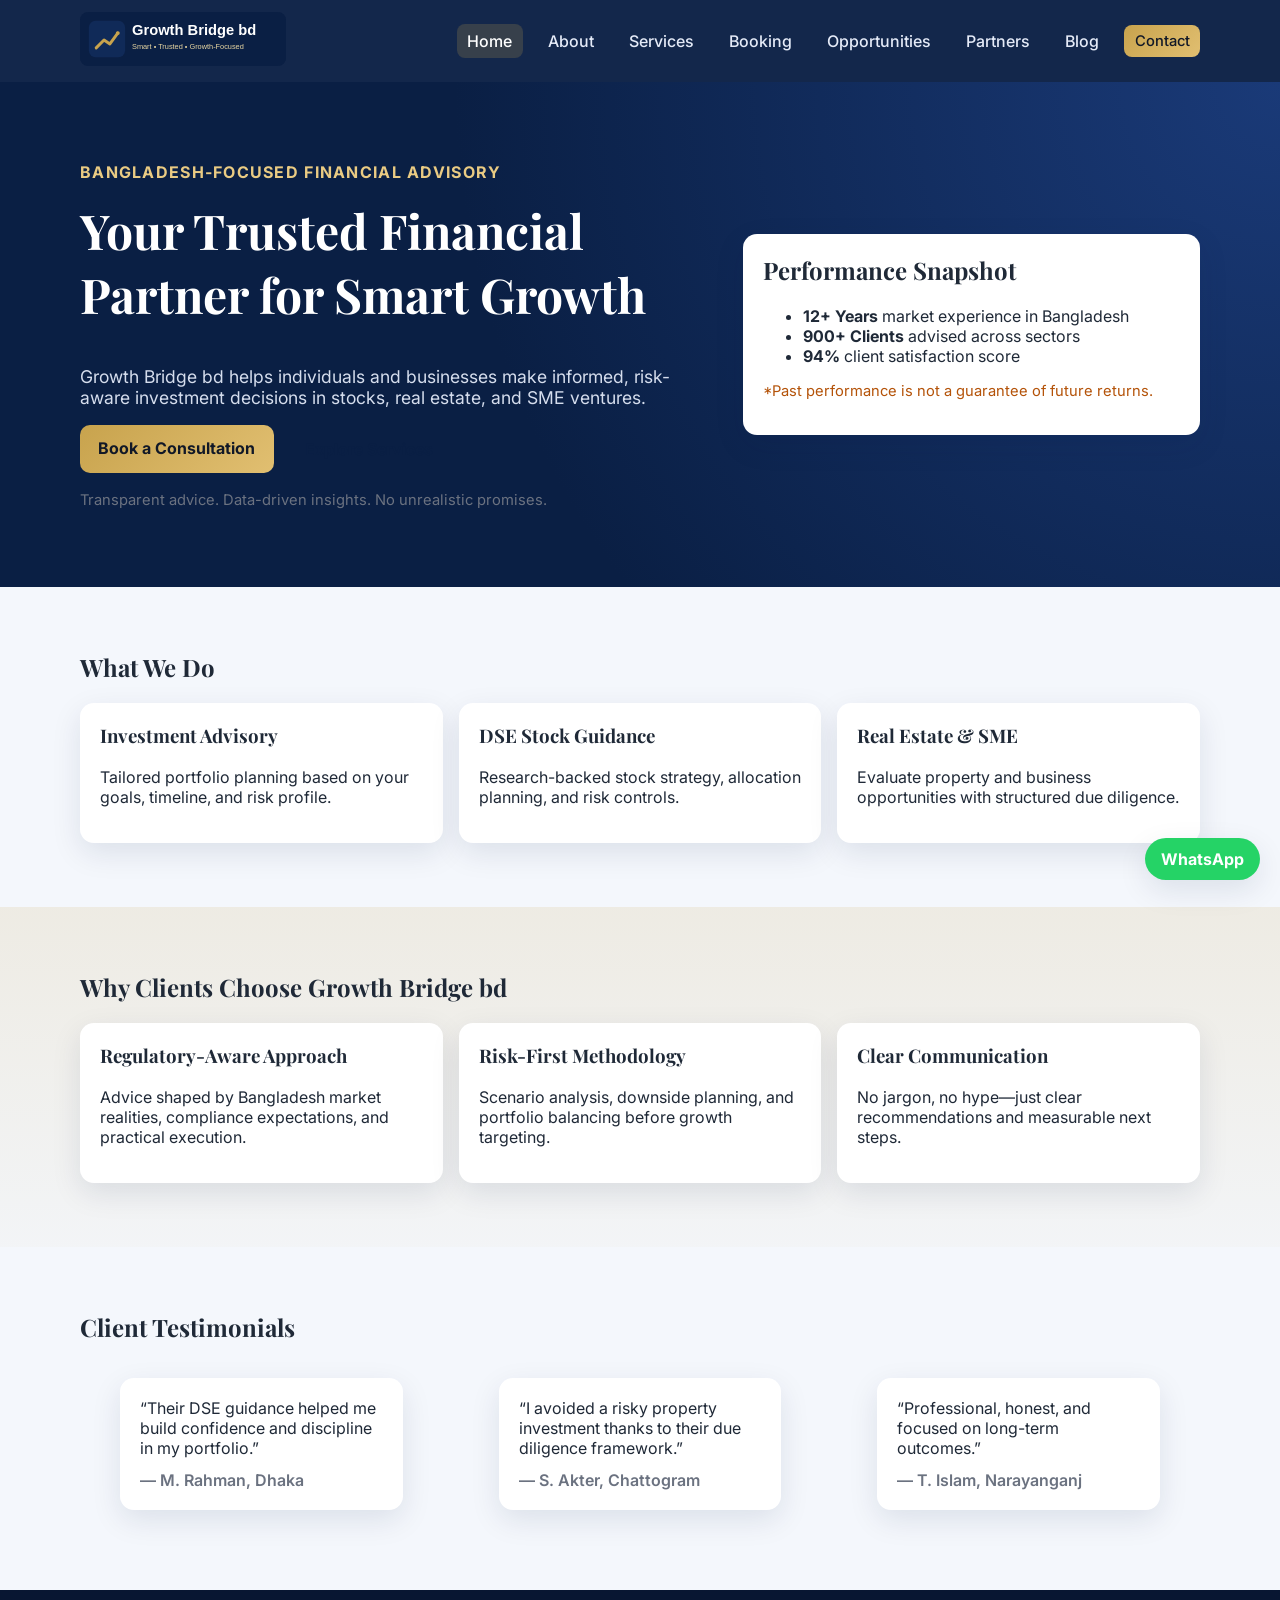
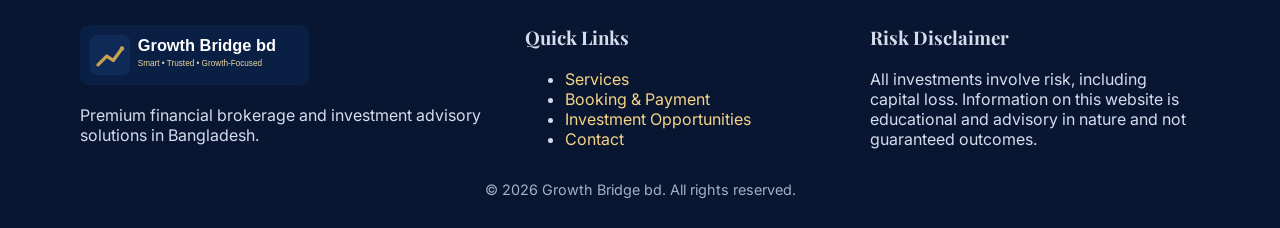
<file: index.html>
<!DOCTYPE html>
<html lang="en">
<head>
  <meta charset="UTF-8" />
  <meta name="viewport" content="width=device-width, initial-scale=1.0" />
  <meta name="description" content="Growth Bridge bd provides trusted investment advisory services in Bangladesh across DSE stocks, real estate, and business ventures." />
  <meta name="keywords" content="Bangladesh investment advisory, DSE guidance, real estate investment Bangladesh, SME investment" />
  <meta name="author" content="Growth Bridge bd" />
  <title>Growth Bridge bd | Trusted Financial Advisory in Bangladesh</title>
  <link rel="icon" type="image/svg+xml" href="assets/favicon.svg" />
  <link rel="preconnect" href="https://fonts.googleapis.com" />
  <link rel="preconnect" href="https://fonts.gstatic.com" crossorigin />
  <link href="https://fonts.googleapis.com/css2?family=Inter:wght@400;500;600;700;800&family=Playfair+Display:wght@600;700&display=swap" rel="stylesheet" />
  <link rel="stylesheet" href="assets/styles.css" />
</head>
<body>
  <header class="site-header">
    <div class="container nav-wrap">
      <a class="brand" href="index.html" aria-label="Growth Bridge bd homepage">
        <img src="assets/logo.svg" alt="Growth Bridge bd logo" class="logo" />
      </a>
      <button class="menu-toggle" aria-label="Toggle menu">☰</button>
      <nav class="site-nav">
        <a href="index.html" class="active">Home</a>
        <a href="about.html">About</a>
        <a href="services.html">Services</a>
        <a href="booking.html">Booking</a>
        <a href="opportunities.html">Opportunities</a>
        <a href="partners.html">Partners</a>
        <a href="blog.html">Blog</a>
        <a href="contact.html" class="btn btn-sm">Contact</a>
      </nav>
    </div>
  </header>

  <main>
    <section class="hero section">
      <div class="container hero-grid">
        <div>
          <p class="eyebrow">Bangladesh-focused financial advisory</p>
          <h1>Your Trusted Financial Partner for Smart Growth</h1>
          <p class="lead">Growth Bridge bd helps individuals and businesses make informed, risk-aware investment decisions in stocks, real estate, and SME ventures.</p>
          <div class="cta-row">
            <a href="booking.html" class="btn">Book a Consultation</a>
            <a href="services.html" class="btn btn-outline">Explore Services</a>
          </div>
          <p class="small-note">Transparent advice. Data-driven insights. No unrealistic promises.</p>
        </div>
        <div class="hero-card card">
          <h2>Performance Snapshot</h2>
          <ul>
            <li><strong>12+ Years</strong> market experience in Bangladesh</li>
            <li><strong>900+ Clients</strong> advised across sectors</li>
            <li><strong>94%</strong> client satisfaction score</li>
          </ul>
          <p class="disclaimer">*Past performance is not a guarantee of future returns.</p>
        </div>
      </div>
    </section>

    <section class="section">
      <div class="container">
        <h2>What We Do</h2>
        <div class="grid cards-3">
          <article class="card">
            <h3>Investment Advisory</h3>
            <p>Tailored portfolio planning based on your goals, timeline, and risk profile.</p>
          </article>
          <article class="card">
            <h3>DSE Stock Guidance</h3>
            <p>Research-backed stock strategy, allocation planning, and risk controls.</p>
          </article>
          <article class="card">
            <h3>Real Estate & SME</h3>
            <p>Evaluate property and business opportunities with structured due diligence.</p>
          </article>
        </div>
      </div>
    </section>

    <section class="section accent-section">
      <div class="container">
        <h2>Why Clients Choose Growth Bridge bd</h2>
        <div class="grid cards-3">
          <article class="card trust">
            <h3>Regulatory-Aware Approach</h3>
            <p>Advice shaped by Bangladesh market realities, compliance expectations, and practical execution.</p>
          </article>
          <article class="card trust">
            <h3>Risk-First Methodology</h3>
            <p>Scenario analysis, downside planning, and portfolio balancing before growth targeting.</p>
          </article>
          <article class="card trust">
            <h3>Clear Communication</h3>
            <p>No jargon, no hype—just clear recommendations and measurable next steps.</p>
          </article>
        </div>
      </div>
    </section>

    <section class="section">
      <div class="container">
        <h2>Client Testimonials</h2>
        <div class="grid cards-3">
          <blockquote class="card quote">“Their DSE guidance helped me build confidence and discipline in my portfolio.” <cite>— M. Rahman, Dhaka</cite></blockquote>
          <blockquote class="card quote">“I avoided a risky property investment thanks to their due diligence framework.” <cite>— S. Akter, Chattogram</cite></blockquote>
          <blockquote class="card quote">“Professional, honest, and focused on long-term outcomes.” <cite>— T. Islam, Narayanganj</cite></blockquote>
        </div>
      </div>
    </section>
  </main>

  <footer class="site-footer">
    <div class="container footer-grid">
      <div>
        <img src="assets/logo.svg" alt="Growth Bridge bd logo" class="logo footer-logo" />
        <p>Premium financial brokerage and investment advisory solutions in Bangladesh.</p>
      </div>
      <div>
        <h3>Quick Links</h3>
        <ul>
          <li><a href="services.html">Services</a></li>
          <li><a href="booking.html">Booking & Payment</a></li>
          <li><a href="opportunities.html">Investment Opportunities</a></li>
          <li><a href="contact.html">Contact</a></li>
        </ul>
      </div>
      <div>
        <h3>Risk Disclaimer</h3>
        <p>All investments involve risk, including capital loss. Information on this website is educational and advisory in nature and not guaranteed outcomes.</p>
      </div>
    </div>
    <p class="copyright">© 2026 Growth Bridge bd. All rights reserved.</p>
  </footer>

  <a class="whatsapp-float" href="https://wa.me/8801000000000" target="_blank" rel="noopener" aria-label="WhatsApp quick contact">WhatsApp</a>
  <script src="assets/script.js"></script>
</body>
</html>
</file>
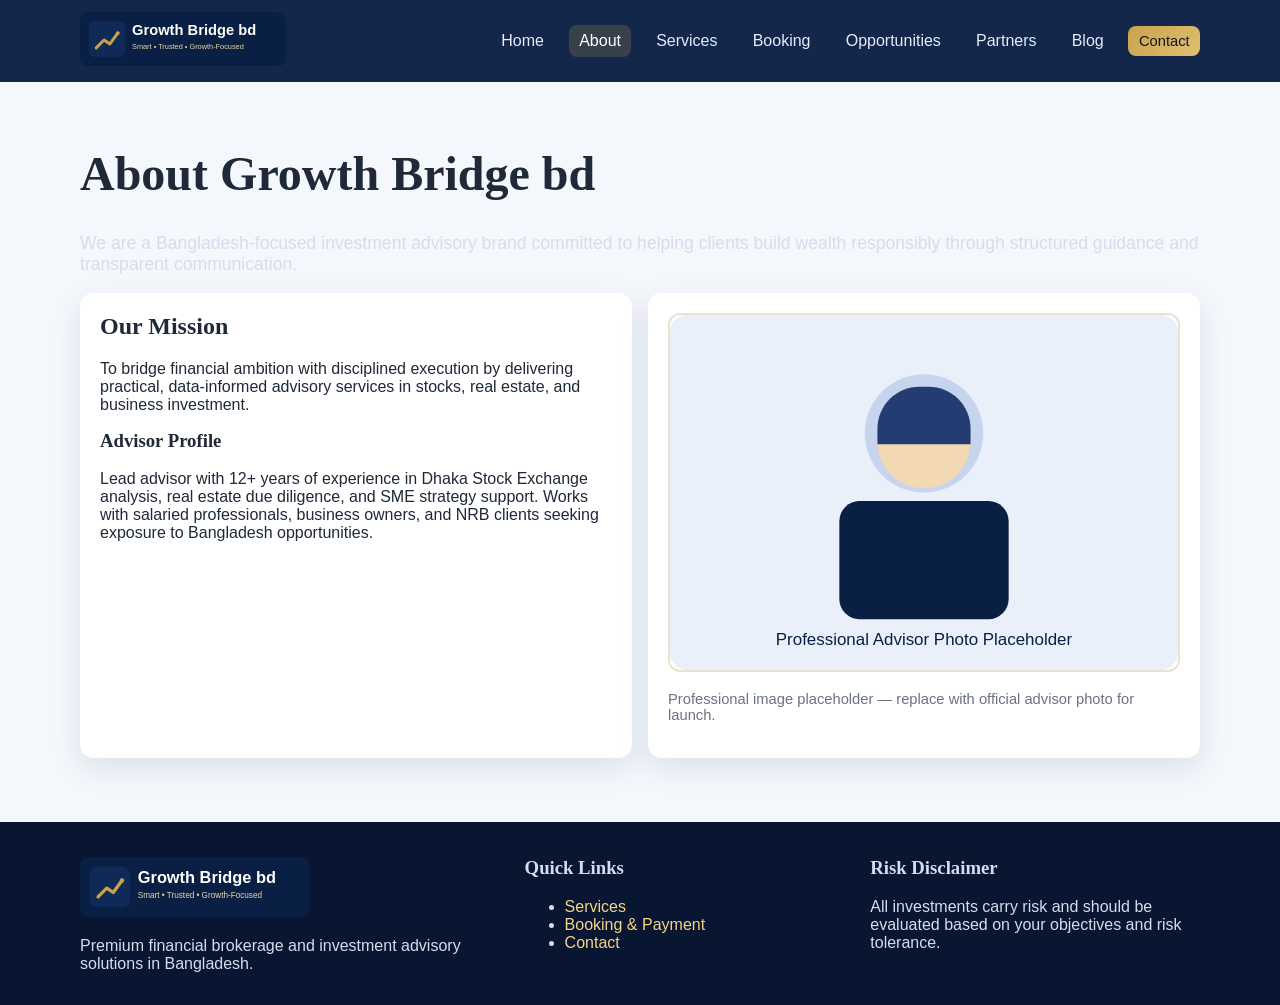
<file: about.html>
<!DOCTYPE html>
<html lang="en">
<head>
  <meta charset="UTF-8" />
  <meta name="viewport" content="width=device-width, initial-scale=1.0" />
  <meta name="description" content="Learn about Growth Bridge bd, our mission, qualifications, and advisory experience in Bangladesh's investment ecosystem." />
  <title>About Us | Growth Bridge bd</title>
  <link rel="icon" type="image/svg+xml" href="assets/favicon.svg" />
  <link rel="stylesheet" href="assets/styles.css" />
</head>
<body>
  <header class="site-header"><div class="container nav-wrap"><a class="brand" href="index.html"><img src="assets/logo.svg" alt="Growth Bridge bd logo" class="logo"/></a><button class="menu-toggle">☰</button><nav class="site-nav"><a href="index.html">Home</a><a href="about.html" class="active">About</a><a href="services.html">Services</a><a href="booking.html">Booking</a><a href="opportunities.html">Opportunities</a><a href="partners.html">Partners</a><a href="blog.html">Blog</a><a href="contact.html" class="btn btn-sm">Contact</a></nav></div></header>
  <main class="section"><div class="container"><h1>About Growth Bridge bd</h1><p class="lead">We are a Bangladesh-focused investment advisory brand committed to helping clients build wealth responsibly through structured guidance and transparent communication.</p><div class="grid two-col"><section class="card"><h2>Our Mission</h2><p>To bridge financial ambition with disciplined execution by delivering practical, data-informed advisory services in stocks, real estate, and business investment.</p><h3>Advisor Profile</h3><p>Lead advisor with 12+ years of experience in Dhaka Stock Exchange analysis, real estate due diligence, and SME strategy support. Works with salaried professionals, business owners, and NRB clients seeking exposure to Bangladesh opportunities.</p></section><section class="card"><img src="assets/advisor.svg" alt="Professional advisor portrait illustration" class="advisor-photo"/><p class="small-note">Professional image placeholder — replace with official advisor photo for launch.</p></section></div></div></main>
  <footer class="site-footer"><div class="container footer-grid"><div><img src="assets/logo.svg" alt="Growth Bridge bd logo" class="logo footer-logo"/><p>Premium financial brokerage and investment advisory solutions in Bangladesh.</p></div><div><h3>Quick Links</h3><ul><li><a href="services.html">Services</a></li><li><a href="booking.html">Booking & Payment</a></li><li><a href="contact.html">Contact</a></li></ul></div><div><h3>Risk Disclaimer</h3><p>All investments carry risk and should be evaluated based on your objectives and risk tolerance.</p></div></div></footer>
  <script src="assets/script.js"></script>
</body>
</html>
</file>
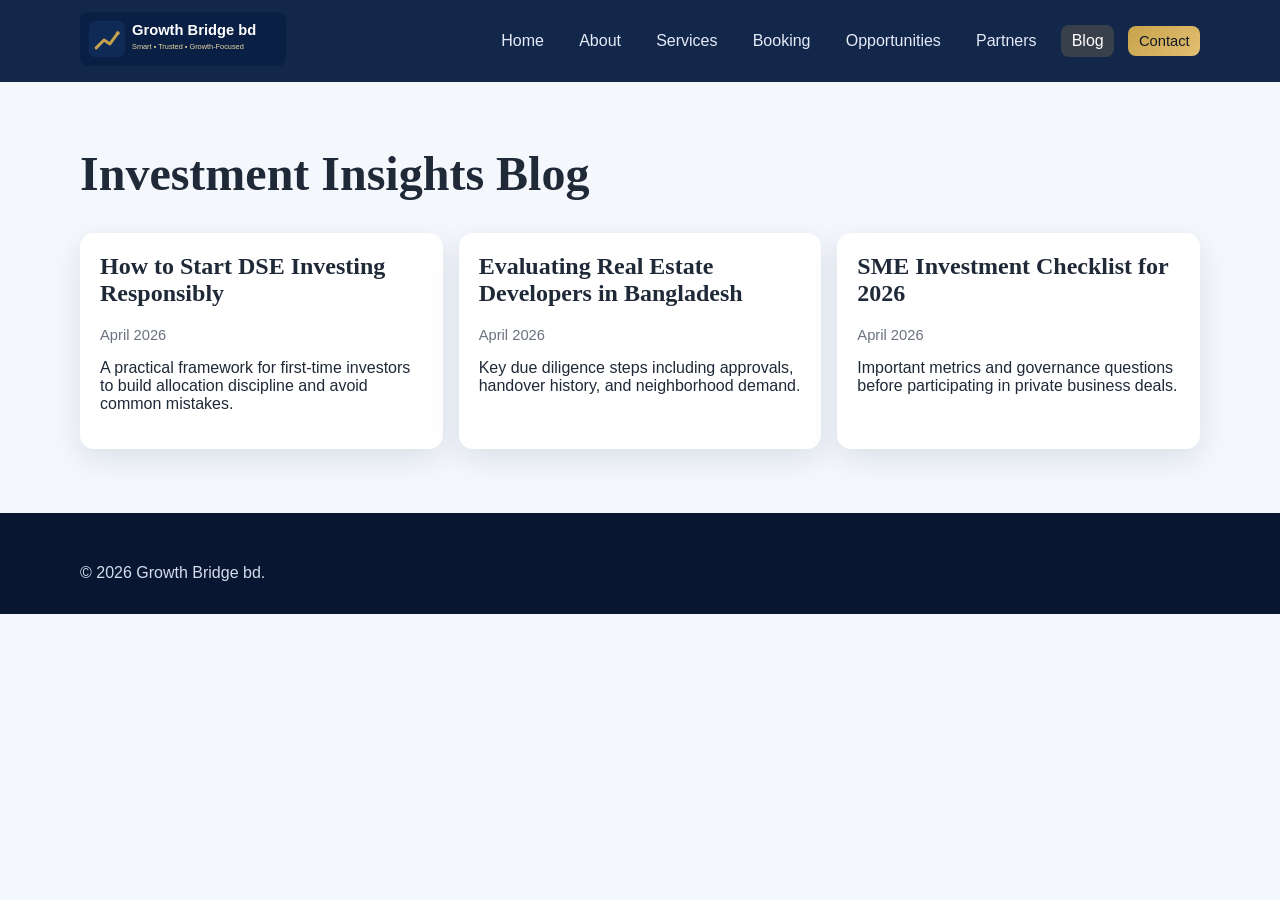
<file: blog.html>
<!DOCTYPE html>
<html lang="en">
<head>
  <meta charset="UTF-8" />
  <meta name="viewport" content="width=device-width, initial-scale=1.0" />
  <meta name="description" content="Read Growth Bridge bd's latest insights on Bangladesh stock markets, real estate, and financial planning." />
  <title>Blog | Growth Bridge bd</title>
  <link rel="icon" type="image/svg+xml" href="assets/favicon.svg" />
  <link rel="stylesheet" href="assets/styles.css" />
</head>
<body>
<header class="site-header"><div class="container nav-wrap"><a class="brand" href="index.html"><img src="assets/logo.svg" alt="Growth Bridge bd logo" class="logo"/></a><button class="menu-toggle">☰</button><nav class="site-nav"><a href="index.html">Home</a><a href="about.html">About</a><a href="services.html">Services</a><a href="booking.html">Booking</a><a href="opportunities.html">Opportunities</a><a href="partners.html">Partners</a><a href="blog.html" class="active">Blog</a><a href="contact.html" class="btn btn-sm">Contact</a></nav></div></header>
<main class="section"><div class="container"><h1>Investment Insights Blog</h1><div class="grid cards-3"><article class="card"><h2>How to Start DSE Investing Responsibly</h2><p class="small-note">April 2026</p><p>A practical framework for first-time investors to build allocation discipline and avoid common mistakes.</p></article><article class="card"><h2>Evaluating Real Estate Developers in Bangladesh</h2><p class="small-note">April 2026</p><p>Key due diligence steps including approvals, handover history, and neighborhood demand.</p></article><article class="card"><h2>SME Investment Checklist for 2026</h2><p class="small-note">April 2026</p><p>Important metrics and governance questions before participating in private business deals.</p></article></div></div></main>
<footer class="site-footer"><div class="container"><p>© 2026 Growth Bridge bd.</p></div></footer><script src="assets/script.js"></script>
</body>
</html>
</file>
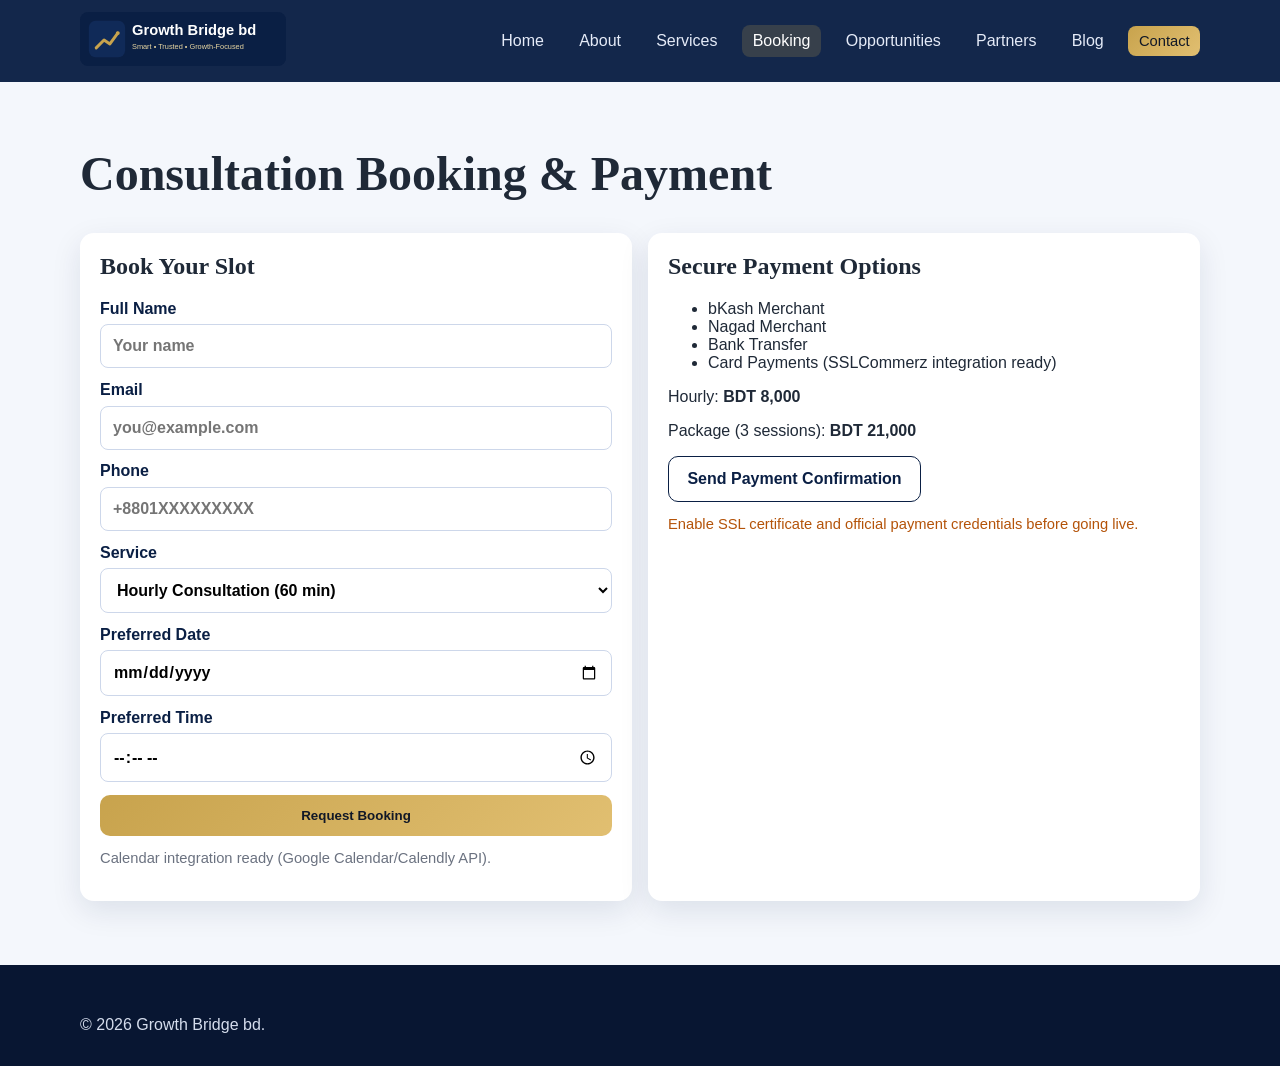
<file: booking.html>
<!DOCTYPE html>
<html lang="en">
<head>
  <meta charset="UTF-8" />
  <meta name="viewport" content="width=device-width, initial-scale=1.0" />
  <meta name="description" content="Book a consultation with Growth Bridge bd and pay securely for advisory sessions." />
  <title>Booking & Payment | Growth Bridge bd</title>
  <link rel="icon" type="image/svg+xml" href="assets/favicon.svg" />
  <link rel="stylesheet" href="assets/styles.css" />
</head>
<body>
<header class="site-header"><div class="container nav-wrap"><a class="brand" href="index.html"><img src="assets/logo.svg" alt="Growth Bridge bd logo" class="logo"/></a><button class="menu-toggle">☰</button><nav class="site-nav"><a href="index.html">Home</a><a href="about.html">About</a><a href="services.html">Services</a><a href="booking.html" class="active">Booking</a><a href="opportunities.html">Opportunities</a><a href="partners.html">Partners</a><a href="blog.html">Blog</a><a href="contact.html" class="btn btn-sm">Contact</a></nav></div></header>
<main class="section"><div class="container"><h1>Consultation Booking & Payment</h1><div class="grid two-col"><section class="card"><h2>Book Your Slot</h2><form class="form-grid"><label>Full Name<input type="text" placeholder="Your name" required></label><label>Email<input type="email" placeholder="you@example.com" required></label><label>Phone<input type="tel" placeholder="+8801XXXXXXXXX" required></label><label>Service<select><option>Hourly Consultation (60 min)</option><option>3-Session Package</option><option>Portfolio Review Package</option></select></label><label>Preferred Date<input type="date" required></label><label>Preferred Time<input type="time" required></label><button type="submit" class="btn">Request Booking</button></form><p class="small-note">Calendar integration ready (Google Calendar/Calendly API).</p></section><section class="card"><h2>Secure Payment Options</h2><ul><li>bKash Merchant</li><li>Nagad Merchant</li><li>Bank Transfer</li><li>Card Payments (SSLCommerz integration ready)</li></ul><p>Hourly: <strong>BDT 8,000</strong></p><p>Package (3 sessions): <strong>BDT 21,000</strong></p><a href="contact.html" class="btn btn-outline">Send Payment Confirmation</a><p class="disclaimer">Enable SSL certificate and official payment credentials before going live.</p></section></div></div></main>
<footer class="site-footer"><div class="container"><p>© 2026 Growth Bridge bd.</p></div></footer><script src="assets/script.js"></script>
</body>
</html>
</file>
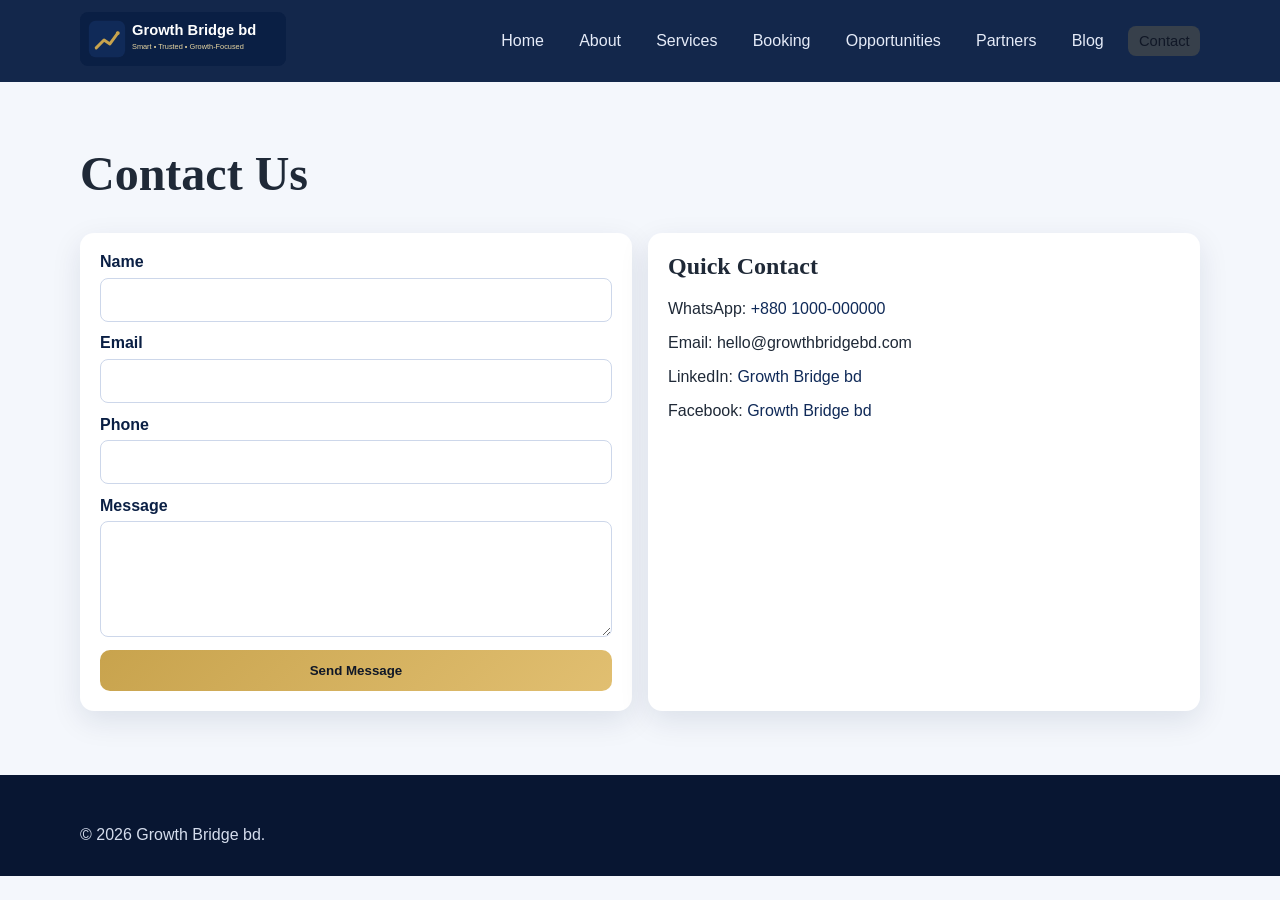
<file: contact.html>
<!DOCTYPE html>
<html lang="en">
<head>
  <meta charset="UTF-8" />
  <meta name="viewport" content="width=device-width, initial-scale=1.0" />
  <meta name="description" content="Contact Growth Bridge bd for professional investment advisory in Bangladesh." />
  <title>Contact | Growth Bridge bd</title>
  <link rel="icon" type="image/svg+xml" href="assets/favicon.svg" />
  <link rel="stylesheet" href="assets/styles.css" />
</head>
<body>
<header class="site-header"><div class="container nav-wrap"><a class="brand" href="index.html"><img src="assets/logo.svg" alt="Growth Bridge bd logo" class="logo"/></a><button class="menu-toggle">☰</button><nav class="site-nav"><a href="index.html">Home</a><a href="about.html">About</a><a href="services.html">Services</a><a href="booking.html">Booking</a><a href="opportunities.html">Opportunities</a><a href="partners.html">Partners</a><a href="blog.html">Blog</a><a href="contact.html" class="active btn btn-sm">Contact</a></nav></div></header>
<main class="section"><div class="container"><h1>Contact Us</h1><div class="grid two-col"><section class="card"><form class="form-grid"><label>Name<input type="text" required /></label><label>Email<input type="email" required /></label><label>Phone<input type="tel" required /></label><label>Message<textarea rows="5" required></textarea></label><button class="btn" type="submit">Send Message</button></form></section><section class="card"><h2>Quick Contact</h2><p>WhatsApp: <a href="https://wa.me/8801000000000" target="_blank" rel="noopener">+880 1000-000000</a></p><p>Email: hello@growthbridgebd.com</p><p>LinkedIn: <a href="#">Growth Bridge bd</a></p><p>Facebook: <a href="#">Growth Bridge bd</a></p><iframe title="Office location map" src="https://maps.google.com/maps?q=Dhaka&t=&z=11&ie=UTF8&iwloc=&output=embed" loading="lazy"></iframe></section></div></div></main>
<footer class="site-footer"><div class="container"><p>© 2026 Growth Bridge bd.</p></div></footer><script src="assets/script.js"></script>
</body>
</html>
</file>
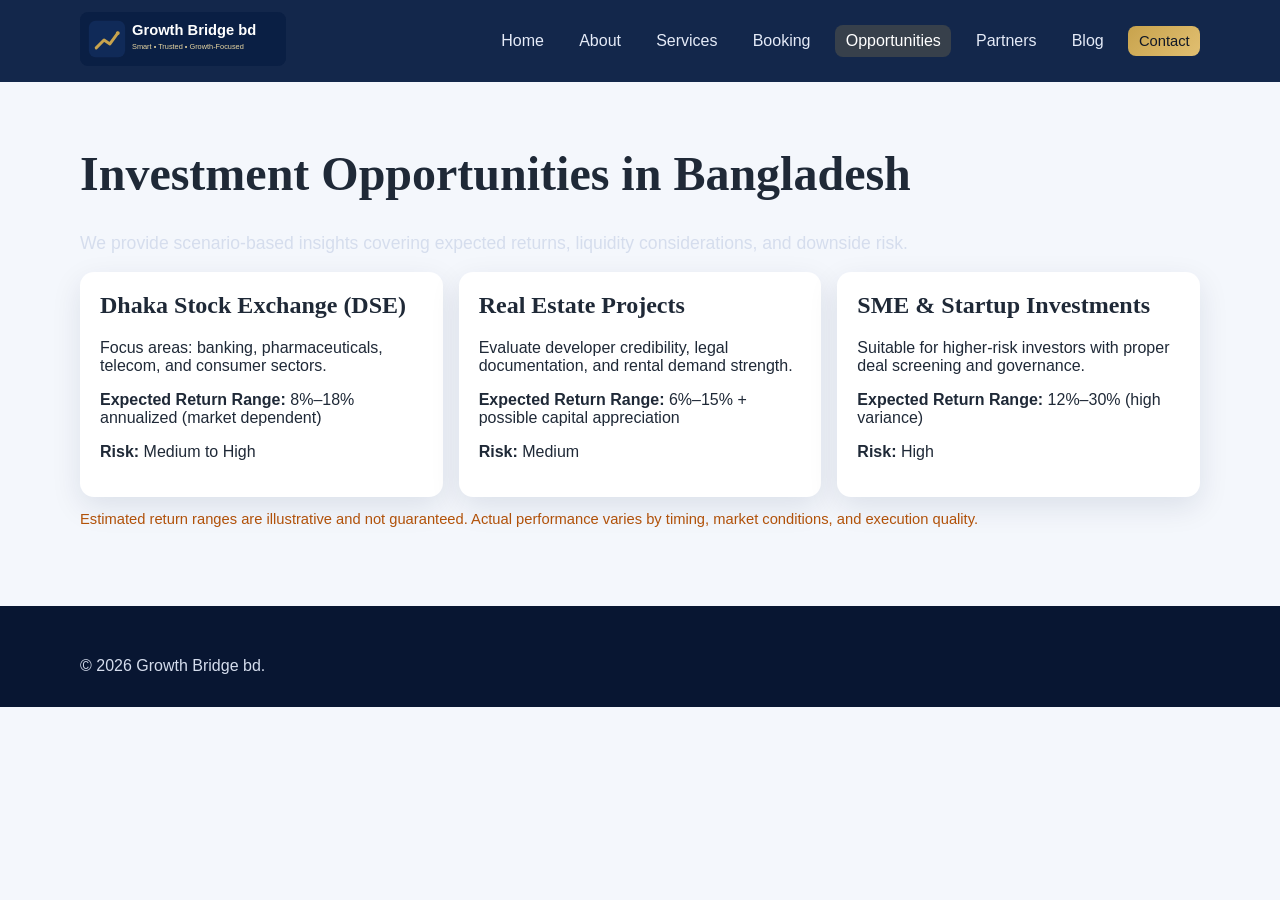
<file: opportunities.html>
<!DOCTYPE html>
<html lang="en">
<head>
  <meta charset="UTF-8" />
  <meta name="viewport" content="width=device-width, initial-scale=1.0" />
  <meta name="description" content="Investment opportunity insights for Bangladesh: DSE sectors, real estate, and SME ventures with risk analysis." />
  <title>Investment Opportunities | Growth Bridge bd</title>
  <link rel="icon" type="image/svg+xml" href="assets/favicon.svg" />
  <link rel="stylesheet" href="assets/styles.css" />
</head>
<body>
<header class="site-header"><div class="container nav-wrap"><a class="brand" href="index.html"><img src="assets/logo.svg" alt="Growth Bridge bd logo" class="logo"/></a><button class="menu-toggle">☰</button><nav class="site-nav"><a href="index.html">Home</a><a href="about.html">About</a><a href="services.html">Services</a><a href="booking.html">Booking</a><a href="opportunities.html" class="active">Opportunities</a><a href="partners.html">Partners</a><a href="blog.html">Blog</a><a href="contact.html" class="btn btn-sm">Contact</a></nav></div></header>
<main class="section"><div class="container"><h1>Investment Opportunities in Bangladesh</h1><p class="lead">We provide scenario-based insights covering expected returns, liquidity considerations, and downside risk.</p><div class="grid cards-3"><article class="card"><h2>Dhaka Stock Exchange (DSE)</h2><p>Focus areas: banking, pharmaceuticals, telecom, and consumer sectors.</p><p><strong>Expected Return Range:</strong> 8%–18% annualized (market dependent)</p><p><strong>Risk:</strong> Medium to High</p></article><article class="card"><h2>Real Estate Projects</h2><p>Evaluate developer credibility, legal documentation, and rental demand strength.</p><p><strong>Expected Return Range:</strong> 6%–15% + possible capital appreciation</p><p><strong>Risk:</strong> Medium</p></article><article class="card"><h2>SME & Startup Investments</h2><p>Suitable for higher-risk investors with proper deal screening and governance.</p><p><strong>Expected Return Range:</strong> 12%–30% (high variance)</p><p><strong>Risk:</strong> High</p></article></div><p class="disclaimer">Estimated return ranges are illustrative and not guaranteed. Actual performance varies by timing, market conditions, and execution quality.</p></div></main>
<footer class="site-footer"><div class="container"><p>© 2026 Growth Bridge bd.</p></div></footer><script src="assets/script.js"></script>
</body>
</html>
</file>
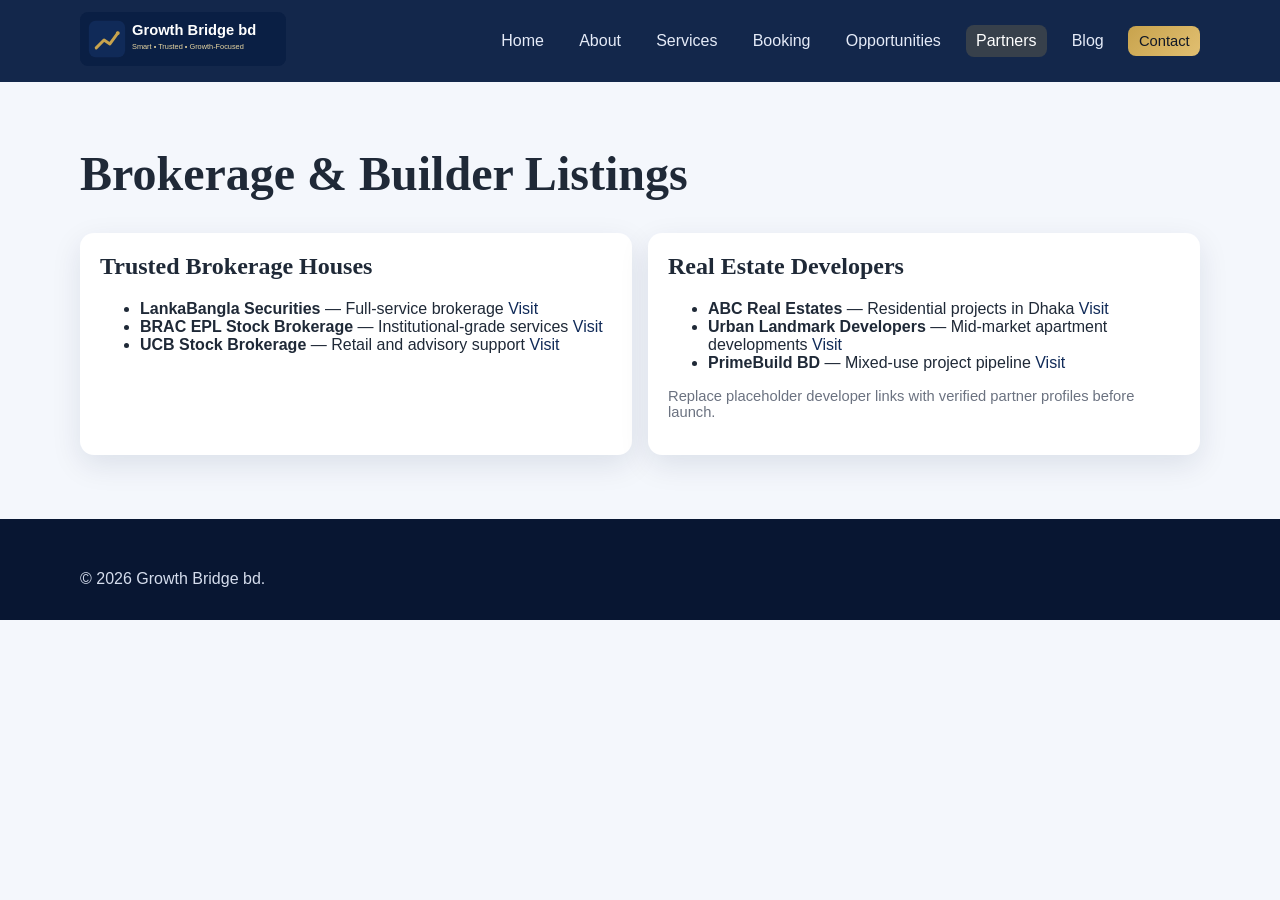
<file: partners.html>
<!DOCTYPE html>
<html lang="en">
<head>
  <meta charset="UTF-8" />
  <meta name="viewport" content="width=device-width, initial-scale=1.0" />
  <meta name="description" content="Trusted brokerage houses and real estate development partners in Bangladesh." />
  <title>Partners | Growth Bridge bd</title>
  <link rel="icon" type="image/svg+xml" href="assets/favicon.svg" />
  <link rel="stylesheet" href="assets/styles.css" />
</head>
<body>
<header class="site-header"><div class="container nav-wrap"><a class="brand" href="index.html"><img src="assets/logo.svg" alt="Growth Bridge bd logo" class="logo"/></a><button class="menu-toggle">☰</button><nav class="site-nav"><a href="index.html">Home</a><a href="about.html">About</a><a href="services.html">Services</a><a href="booking.html">Booking</a><a href="opportunities.html">Opportunities</a><a href="partners.html" class="active">Partners</a><a href="blog.html">Blog</a><a href="contact.html" class="btn btn-sm">Contact</a></nav></div></header>
<main class="section"><div class="container"><h1>Brokerage & Builder Listings</h1><div class="grid cards-2"><article class="card"><h2>Trusted Brokerage Houses</h2><ul><li><strong>LankaBangla Securities</strong> — Full-service brokerage <a href="https://www.lankabangla.com" target="_blank" rel="noopener">Visit</a></li><li><strong>BRAC EPL Stock Brokerage</strong> — Institutional-grade services <a href="https://www.bracepl.com" target="_blank" rel="noopener">Visit</a></li><li><strong>UCB Stock Brokerage</strong> — Retail and advisory support <a href="https://www.ucb.com.bd" target="_blank" rel="noopener">Visit</a></li></ul></article><article class="card"><h2>Real Estate Developers</h2><ul><li><strong>ABC Real Estates</strong> — Residential projects in Dhaka <a href="#">Visit</a></li><li><strong>Urban Landmark Developers</strong> — Mid-market apartment developments <a href="#">Visit</a></li><li><strong>PrimeBuild BD</strong> — Mixed-use project pipeline <a href="#">Visit</a></li></ul><p class="small-note">Replace placeholder developer links with verified partner profiles before launch.</p></article></div></div></main>
<footer class="site-footer"><div class="container"><p>© 2026 Growth Bridge bd.</p></div></footer><script src="assets/script.js"></script>
</body>
</html>
</file>
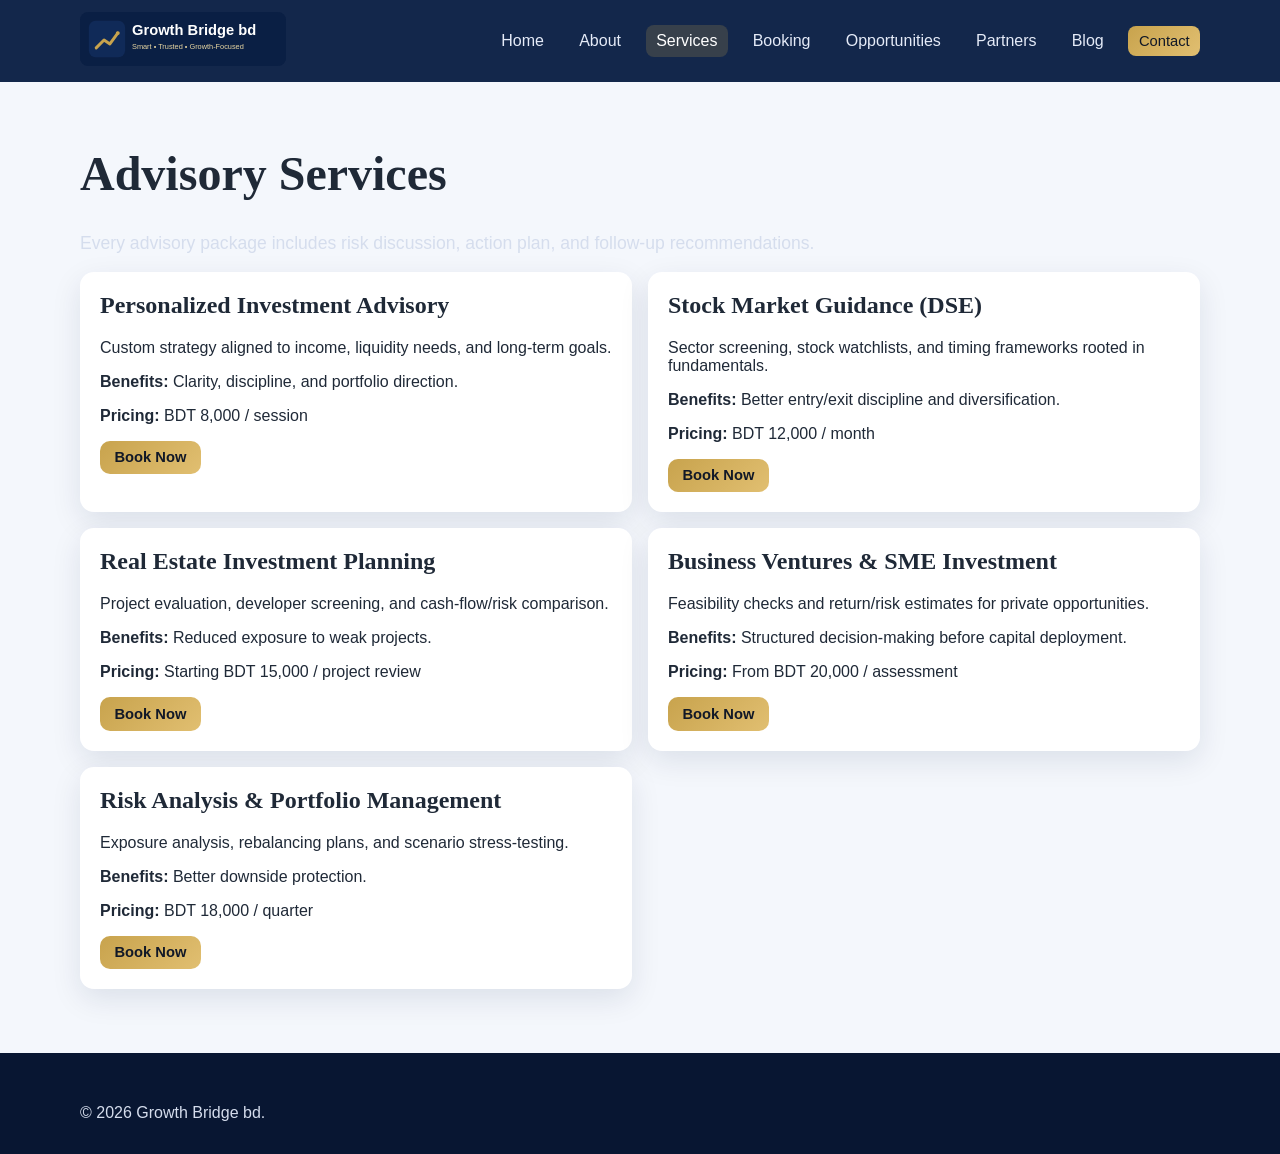
<file: services.html>
<!DOCTYPE html>
<html lang="en">
<head>
  <meta charset="UTF-8" />
  <meta name="viewport" content="width=device-width, initial-scale=1.0" />
  <meta name="description" content="Explore Growth Bridge bd services including DSE stock guidance, real estate planning, and risk-managed portfolio advisory." />
  <title>Services | Growth Bridge bd</title>
  <link rel="icon" type="image/svg+xml" href="assets/favicon.svg" />
  <link rel="stylesheet" href="assets/styles.css" />
</head>
<body>
  <header class="site-header"><div class="container nav-wrap"><a class="brand" href="index.html"><img src="assets/logo.svg" alt="Growth Bridge bd logo" class="logo"/></a><button class="menu-toggle">☰</button><nav class="site-nav"><a href="index.html">Home</a><a href="about.html">About</a><a href="services.html" class="active">Services</a><a href="booking.html">Booking</a><a href="opportunities.html">Opportunities</a><a href="partners.html">Partners</a><a href="blog.html">Blog</a><a href="contact.html" class="btn btn-sm">Contact</a></nav></div></header>
  <main class="section"><div class="container"><h1>Advisory Services</h1><p class="lead">Every advisory package includes risk discussion, action plan, and follow-up recommendations.</p><div class="grid cards-2">
  <article class="card"><h2>Personalized Investment Advisory</h2><p>Custom strategy aligned to income, liquidity needs, and long-term goals.</p><p><strong>Benefits:</strong> Clarity, discipline, and portfolio direction.</p><p><strong>Pricing:</strong> BDT 8,000 / session</p><a href="booking.html" class="btn btn-sm">Book Now</a></article>
  <article class="card"><h2>Stock Market Guidance (DSE)</h2><p>Sector screening, stock watchlists, and timing frameworks rooted in fundamentals.</p><p><strong>Benefits:</strong> Better entry/exit discipline and diversification.</p><p><strong>Pricing:</strong> BDT 12,000 / month</p><a href="booking.html" class="btn btn-sm">Book Now</a></article>
  <article class="card"><h2>Real Estate Investment Planning</h2><p>Project evaluation, developer screening, and cash-flow/risk comparison.</p><p><strong>Benefits:</strong> Reduced exposure to weak projects.</p><p><strong>Pricing:</strong> Starting BDT 15,000 / project review</p><a href="booking.html" class="btn btn-sm">Book Now</a></article>
  <article class="card"><h2>Business Ventures & SME Investment</h2><p>Feasibility checks and return/risk estimates for private opportunities.</p><p><strong>Benefits:</strong> Structured decision-making before capital deployment.</p><p><strong>Pricing:</strong> From BDT 20,000 / assessment</p><a href="booking.html" class="btn btn-sm">Book Now</a></article>
  <article class="card"><h2>Risk Analysis & Portfolio Management</h2><p>Exposure analysis, rebalancing plans, and scenario stress-testing.</p><p><strong>Benefits:</strong> Better downside protection.</p><p><strong>Pricing:</strong> BDT 18,000 / quarter</p><a href="booking.html" class="btn btn-sm">Book Now</a></article>
  </div></div></main>
  <footer class="site-footer"><div class="container"><p>© 2026 Growth Bridge bd.</p></div></footer><script src="assets/script.js"></script>
</body>
</html>
</file>
<file: assets/styles.css>
:root {
  --navy: #0a1f44;
  --navy-soft: #102a58;
  --gold: #c8a34d;
  --white: #ffffff;
  --bg: #f4f7fc;
  --text: #1f2937;
  --muted: #6b7280;
  --radius: 14px;
  --shadow: 0 10px 30px rgba(10, 31, 68, 0.1);
}
* { box-sizing: border-box; }
html, body { margin: 0; padding: 0; font-family: 'Inter', sans-serif; color: var(--text); background: var(--bg); }
a { color: var(--navy-soft); text-decoration: none; }
.container { width: min(1120px, 92%); margin: 0 auto; }
.section { padding: 4rem 0; }
.site-header { position: sticky; top: 0; z-index: 10; background: rgba(10, 31, 68, 0.96); backdrop-filter: blur(8px); }
.nav-wrap { display: flex; align-items: center; justify-content: space-between; gap: 1rem; padding: 0.75rem 0; }
.logo { height: 54px; width: auto; }
.site-nav { display: flex; align-items: center; gap: 0.9rem; }
.site-nav a { color: #e5ebf8; font-weight: 500; padding: 0.45rem 0.65rem; border-radius: 8px; }
.site-nav a.active, .site-nav a:hover { background: rgba(200, 163, 77, 0.2); color: var(--white); }
.menu-toggle { display: none; background: transparent; border: 0; color: #fff; font-size: 1.5rem; }
.btn { background: linear-gradient(135deg, var(--gold), #e1bf71); color: #111827 !important; border: 0; padding: 0.8rem 1.15rem; border-radius: 10px; font-weight: 700; display: inline-block; }
.btn:hover { filter: brightness(1.05); transform: translateY(-1px); }
.btn-outline { background: transparent; color: var(--navy) !important; border: 1px solid var(--navy); }
.btn-sm { padding: 0.55rem 0.9rem; font-size: 0.92rem; }
.hero { background: radial-gradient(circle at top right, #1a3a78, #0a1f44 60%); color: var(--white); }
.hero-grid { display: grid; grid-template-columns: 1.4fr 1fr; gap: 1.5rem; align-items: center; }
.eyebrow { text-transform: uppercase; letter-spacing: 0.08em; color: #eacb83; font-weight: 700; }
h1, h2, h3 { font-family: 'Playfair Display', serif; margin-top: 0; }
h1 { font-size: clamp(2rem, 4vw, 3rem); }
.lead { font-size: 1.1rem; color: #d5dded; }
.hero .lead { max-width: 60ch; }
.cta-row { display: flex; gap: 0.75rem; margin: 1.1rem 0; flex-wrap: wrap; }
.card { background: var(--white); border-radius: var(--radius); padding: 1.25rem; box-shadow: var(--shadow); animation: fadeUp .5s ease both; }
.hero-card { color: var(--text); }
.grid { display: grid; gap: 1rem; }
.cards-3 { grid-template-columns: repeat(3, 1fr); }
.cards-2 { grid-template-columns: repeat(2, 1fr); }
.two-col { grid-template-columns: repeat(2, 1fr); }
.accent-section { background: linear-gradient(180deg, rgba(200,163,77,.14), rgba(200,163,77,.03)); }
.quote cite { display: block; margin-top: .7rem; color: var(--muted); font-style: normal; font-weight: 600; }
.small-note { color: var(--muted); font-size: 0.92rem; }
.disclaimer { color: #b45309; font-size: 0.92rem; }
.site-footer { background: #081632; color: #d5dded; padding: 2.2rem 0 1rem; }
.footer-grid { display: grid; grid-template-columns: 1.3fr 1fr 1fr; gap: 1rem; }
.site-footer a { color: #f6d486; }
.footer-logo { height: 60px; }
.copyright { text-align: center; margin-top: 1rem; font-size: .9rem; color: #a4b0c8; }
.form-grid { display: grid; gap: .8rem; }
label { display: grid; gap: .4rem; font-weight: 600; color: var(--navy); }
input, select, textarea { width: 100%; border: 1px solid #cdd7ea; border-radius: 8px; padding: .75rem; font: inherit; background: #fff; }
iframe { width: 100%; border: 0; min-height: 220px; border-radius: 10px; }
.advisor-photo { width: 100%; border-radius: 12px; border: 2px solid #e9e2cd; }
.whatsapp-float { position: fixed; bottom: 20px; right: 20px; background: #25d366; color: #fff; padding: .7rem 1rem; border-radius: 999px; font-weight: 700; box-shadow: var(--shadow); }
@keyframes fadeUp { from { opacity: 0; transform: translateY(8px); } to { opacity: 1; transform: translateY(0); } }
@media (max-width: 900px) {
  .cards-3, .cards-2, .two-col, .hero-grid, .footer-grid { grid-template-columns: 1fr; }
  .site-nav { display: none; position: absolute; top: 74px; right: 4%; left: 4%; background: #0e2652; border-radius: 12px; padding: .8rem; flex-direction: column; align-items: stretch; }
  .site-nav.open { display: flex; }
  .menu-toggle { display: block; }
}
</file>
